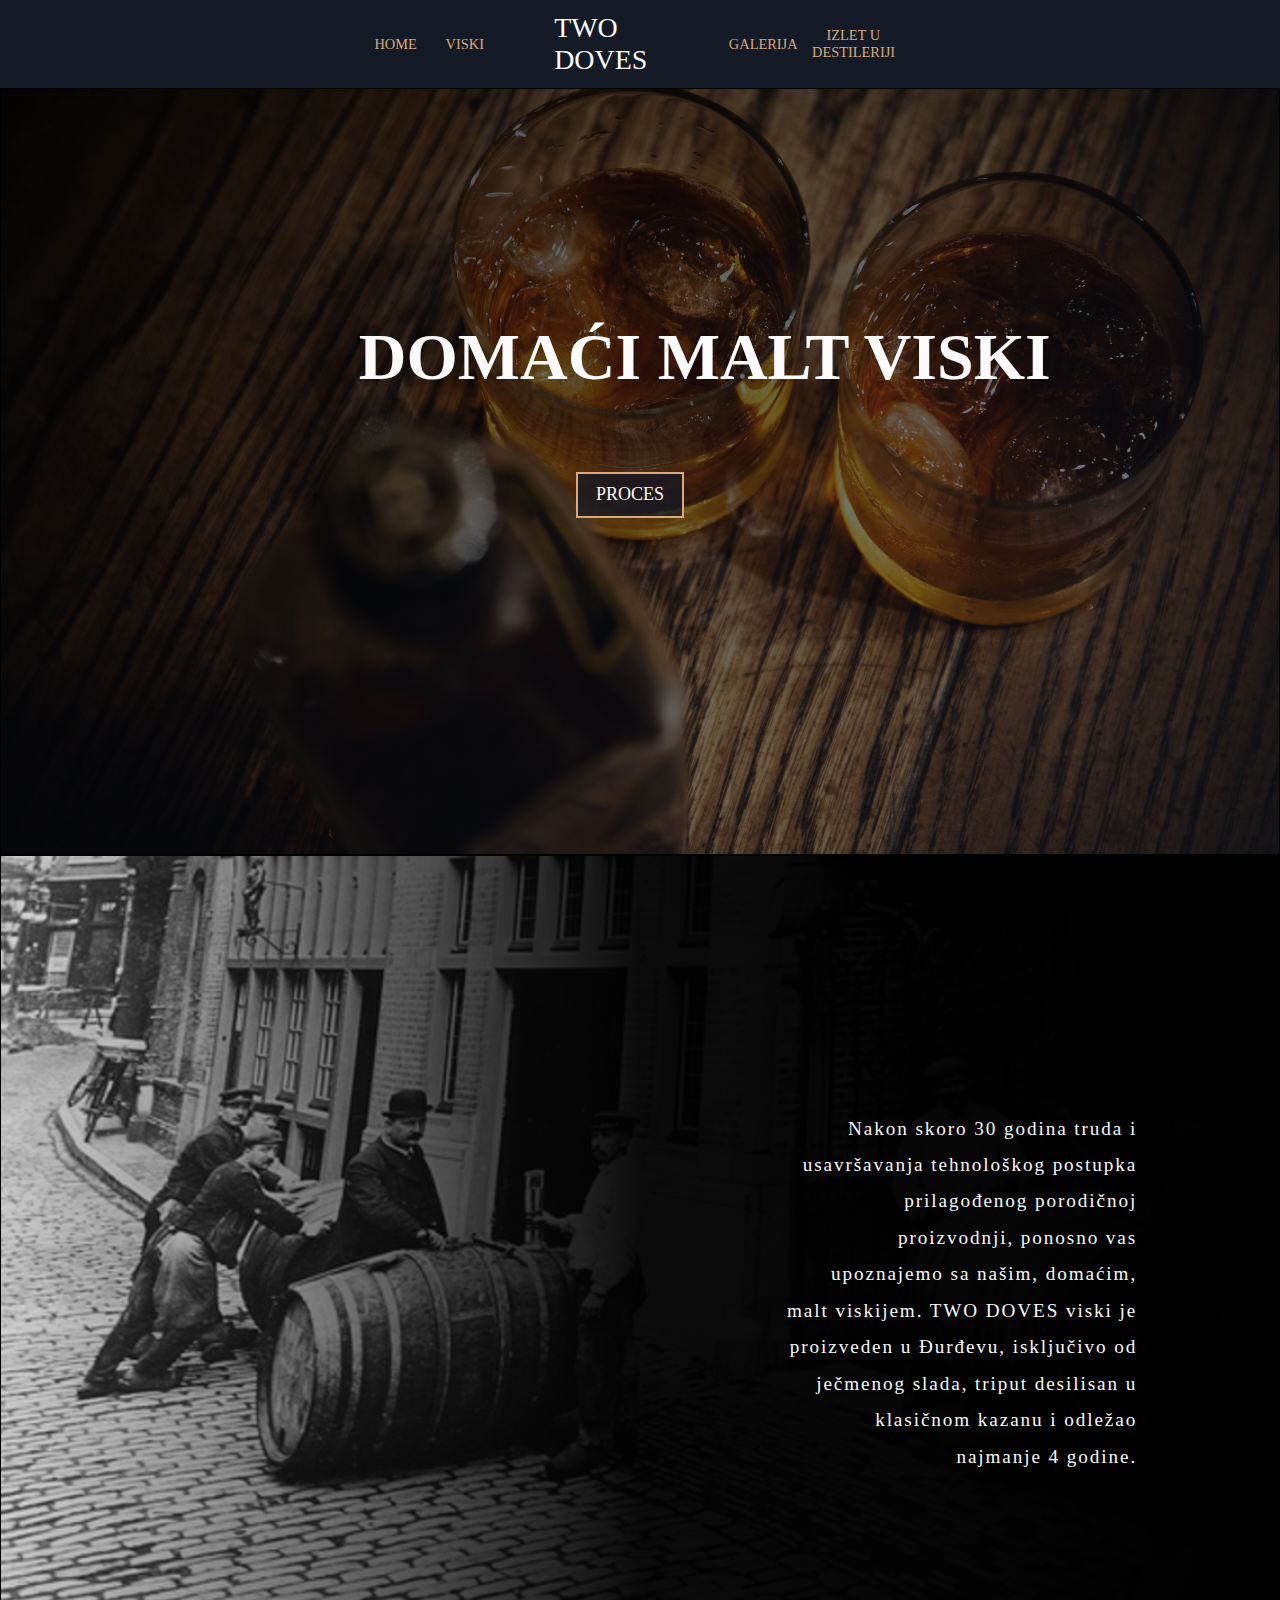
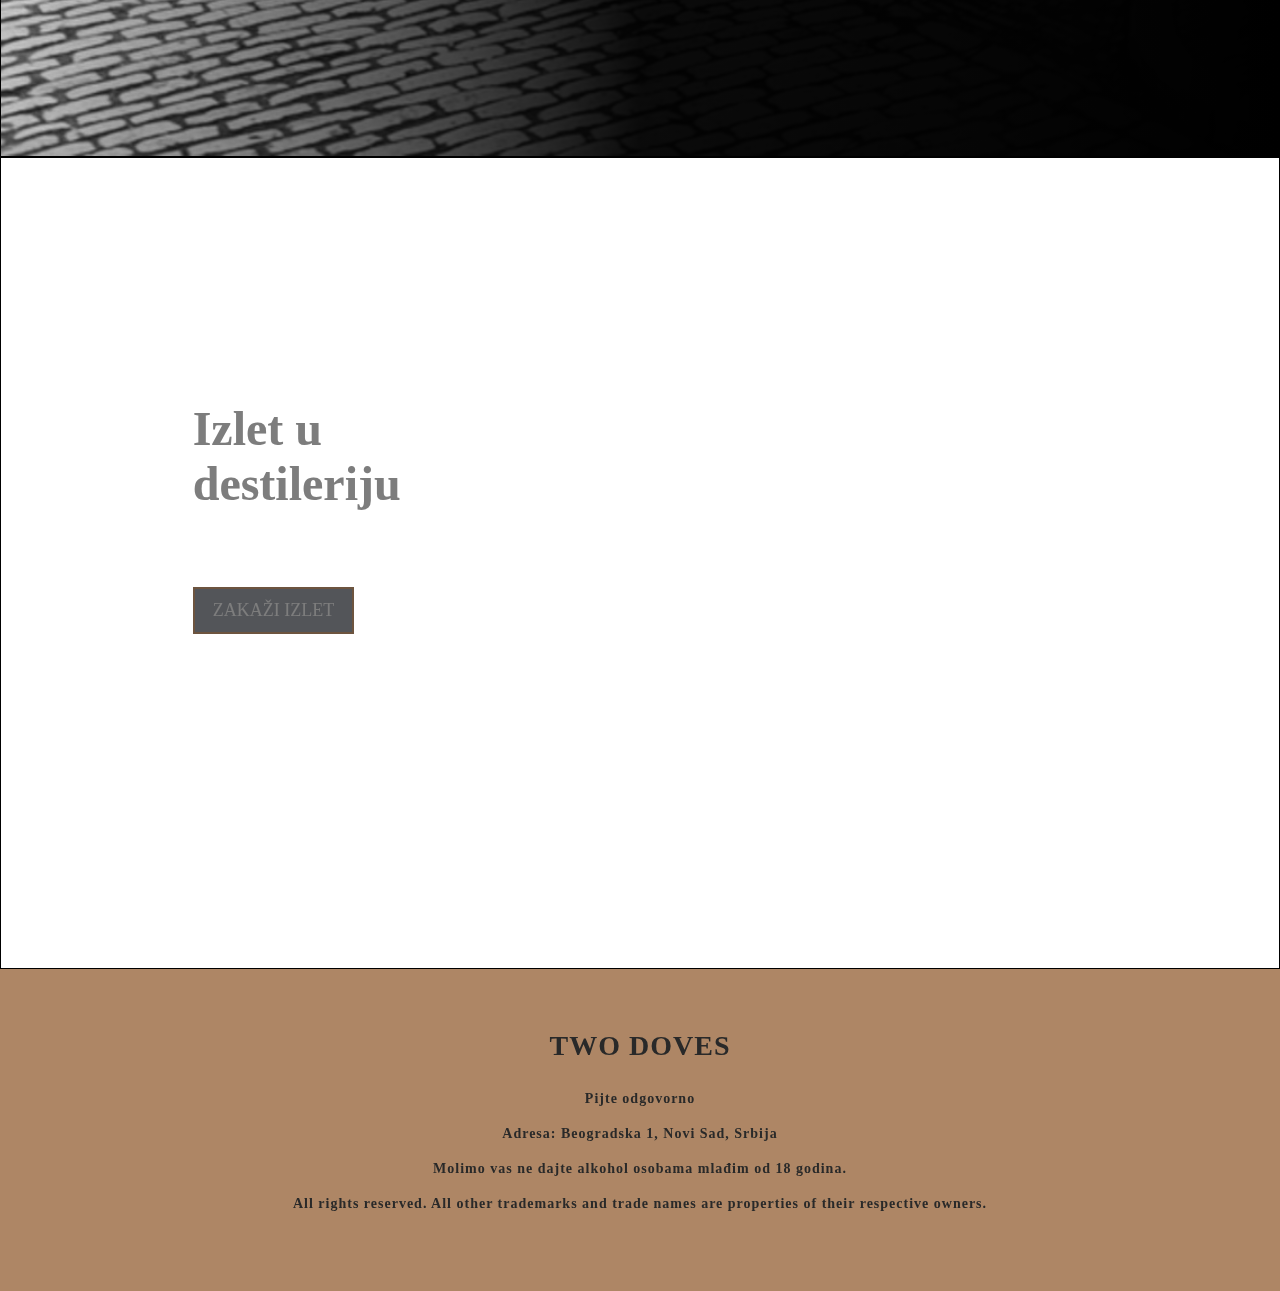
<file: index.html>
<!DOCTYPE html>
<html lang="en">

<head>
    <meta charset="UTF-8">
    <meta name="viewport" content="width=device-width, initial-scale=1.0">
    <meta http-equiv="X-UA-Compatible" content="ie=edge">
    <title>Two Doves Destilerija</title>

    <link href="css/style.css" rel="stylesheet" type="text/css">
</head>

<body>


    <div id="navigation">
        <nav class="navigation__nav">
            <ul class="navigation__list">
                <li><a href="index.html" class="navigation__link">HOME</a></li>
                <li><a href="viski.html" class="navigation__link">VISKI</a></li>
                <li class="navigation__logo">TWO DOVES</li>
                <li><a href="galerija.html" class="navigation__link">GALERIJA</a></li>
                <li><a href="izlet_u_destileriju.html" class="navigation__link">IZLET U DESTILERIJI</a></li>
            </ul>
        </nav>
    </div>


    <header class="header">
        <div class="header__text-box">
            <h1 class="heading__slogan">DOMAĆI MALT VISKI</h1>
            <a href="viski.html" class="header__button">Proces</a>
        </div>
    </header>

    <div class="main">
        <div class="main__text">
            <p>Nakon skoro 30 godina truda i usavršavanja tehnološkog postupka prilagođenog porodičnoj proizvodnji,
                ponosno vas upoznajemo sa našim, domaćim, malt viskijem. TWO DOVES viski je proizveden u Đurđevu,
                isključivo od ječmenog slada, triput desilisan u klasičnom kazanu i odležao najmanje 4 godine.</p>
        </div>
    </div>


    <div class="destillery">
        <div class="destillery__heading">
            <h1 class="destillery__heading__text">Izlet u <br> destileriju</h1>
            <a href="izlet_u_destileriju.html" class="destillery__button">Zakaži izlet</a>
        </div>
    </div>

    <footer class="footer">
        <h1>TWO DOVES</h1>
        <p id="footer__slogan">Pijte odgovorno</p>
        <p id="footer__adresa">Adresa: Beogradska 1, Novi Sad, Srbija</p>
        <p id="footer__molba">Molimo vas ne dajte alkohol osobama mlađim od 18 godina.</p>
        <p id="footer__rightsreserved">All rights reserved. All other trademarks and trade names are properties of their
            respective owners.</p>

    </footer>

</body>

</html>
</file>
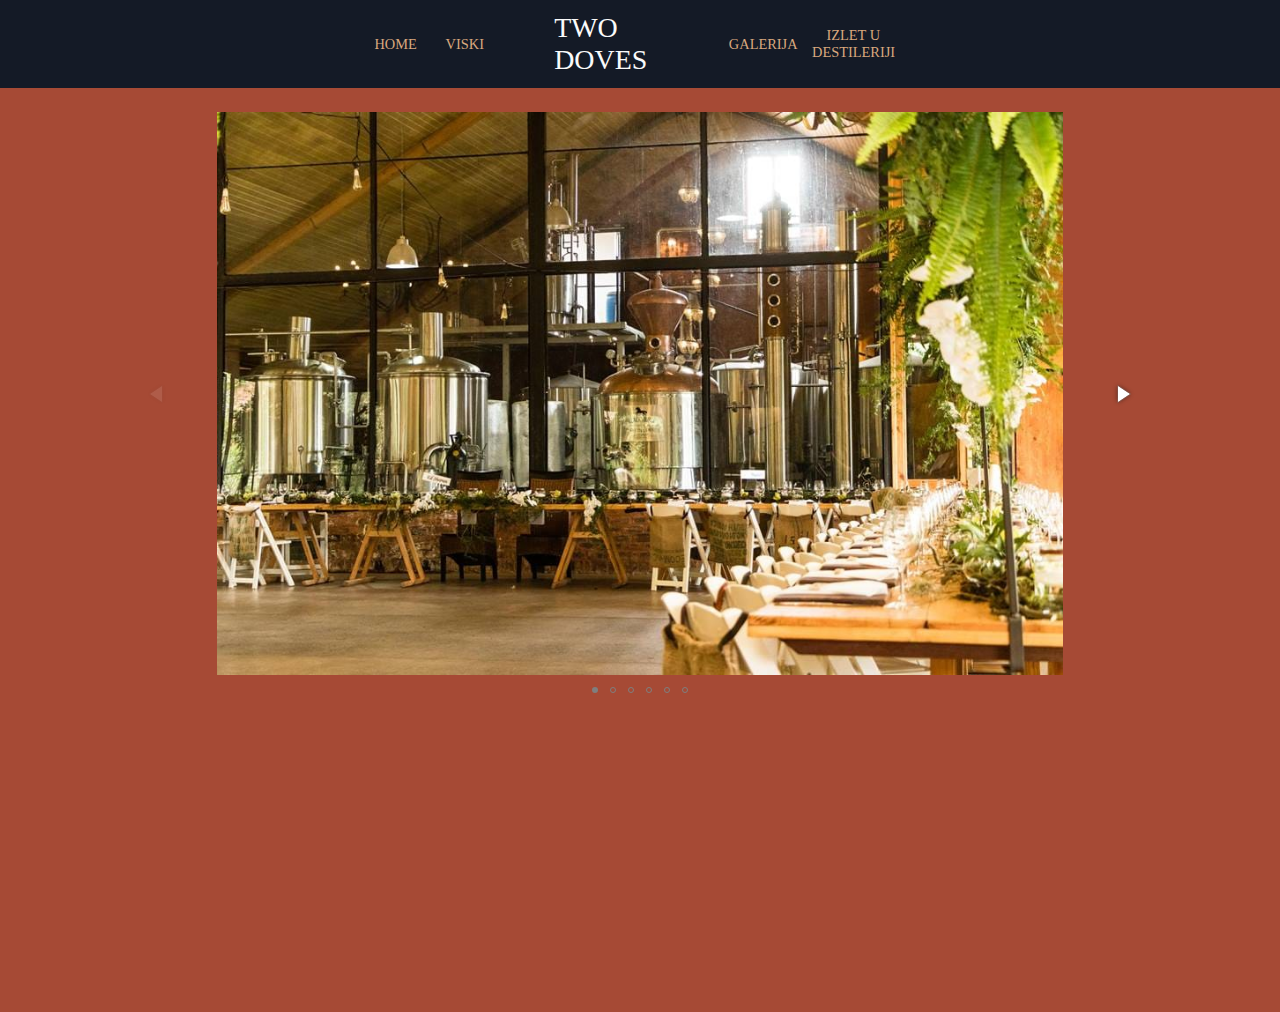
<file: galerija.html>
<!-- <div id="navigation">
        <nav class="navigation__nav">
            <ul class="navigation__list">
                <li><a href="index.html" class="navigation__link">HOME</a></li>
                <li><a href="viski.html" class="navigation__link">VISKI</a></li>
                <li class="navigation__logo">TWO DOVES</li>
                <li><a href="#" class="navigation__link">GALERIJA</a></li>
                <li><a href="#" class="navigation__link">IZLET U DESTILERIJI</a></li>
            </ul>
        </nav>
    </div>

    <div id="gallery_background">


    </div> -->



<!DOCTYPE html>
<html>

<head>
    <title>Galerija</title>
    <meta charset="utf-8">
    <meta name="viewport" content="width=device-width">
    <script src="https://ajax.googleapis.com/ajax/libs/jquery/3.4.1/jquery.min.js"></script>
    <!-- jQuery -->
    <script src="http://code.jquery.com/jquery-1.10.2.min.js"></script>
    <script src="https://ajax.googleapis.com/ajax/libs/jquery/1.12.4/jquery.min.js"></script>
    <!-- Fotorama -->
    <link href="fotorama-4.6.2/fotorama-4.6.2/fotorama.css" rel="stylesheet">
    <link href="css/style.css" rel="stylesheet">
    <link href="css/style_galerija.css" rel="stylesheet">

</head>

<body>

    <div id="navigation">
        <nav class="navigation__nav">
            <ul class="navigation__list">
                <li><a href="index.html" class="navigation__link">HOME</a></li>
                <li><a href="viski.html" class="navigation__link">VISKI</a></li>
                <li class="navigation__logo">TWO DOVES</li>
                <li><a href="galerija.html" class="navigation__link">GALERIJA</a></li>
                <li><a href="izlet_u_destileriju.html" class="navigation__link">IZLET U DESTILERIJI</a></li>
            </ul>
        </nav>
    </div>
    <!-- Fotorama -->
    <div id="gallery_background">
        <div class="fotorama" data-width="1000" data-ratio="16/9" data-max-width="100%">
            
            <img src="img/pic6.jpg">
            <img src="img/pic5.jpg">
            <img src="img/pic3.jpg">
            <img src="img/pic1.jpg">
            <img src="img/pic4.jpg">
            <img src="img/pic2.jpg">

            <!-- <img src="img/IMG_4702.JPG">
            <img src="img/1001 (2).JPG">
            <img src="img/1077.JPG">
            <img src="img/1083.JPG">
            <img src="img/1142.JPG">
            <img src="img/615.JPG">
            <img src="img/735.JPG">
            <img src="img/763.JPG"> -->

        </div>
    </div>
    <script src="fotorama-4.6.2/fotorama-4.6.2/fotorama.js"></script>
</body>

</html>
</file>
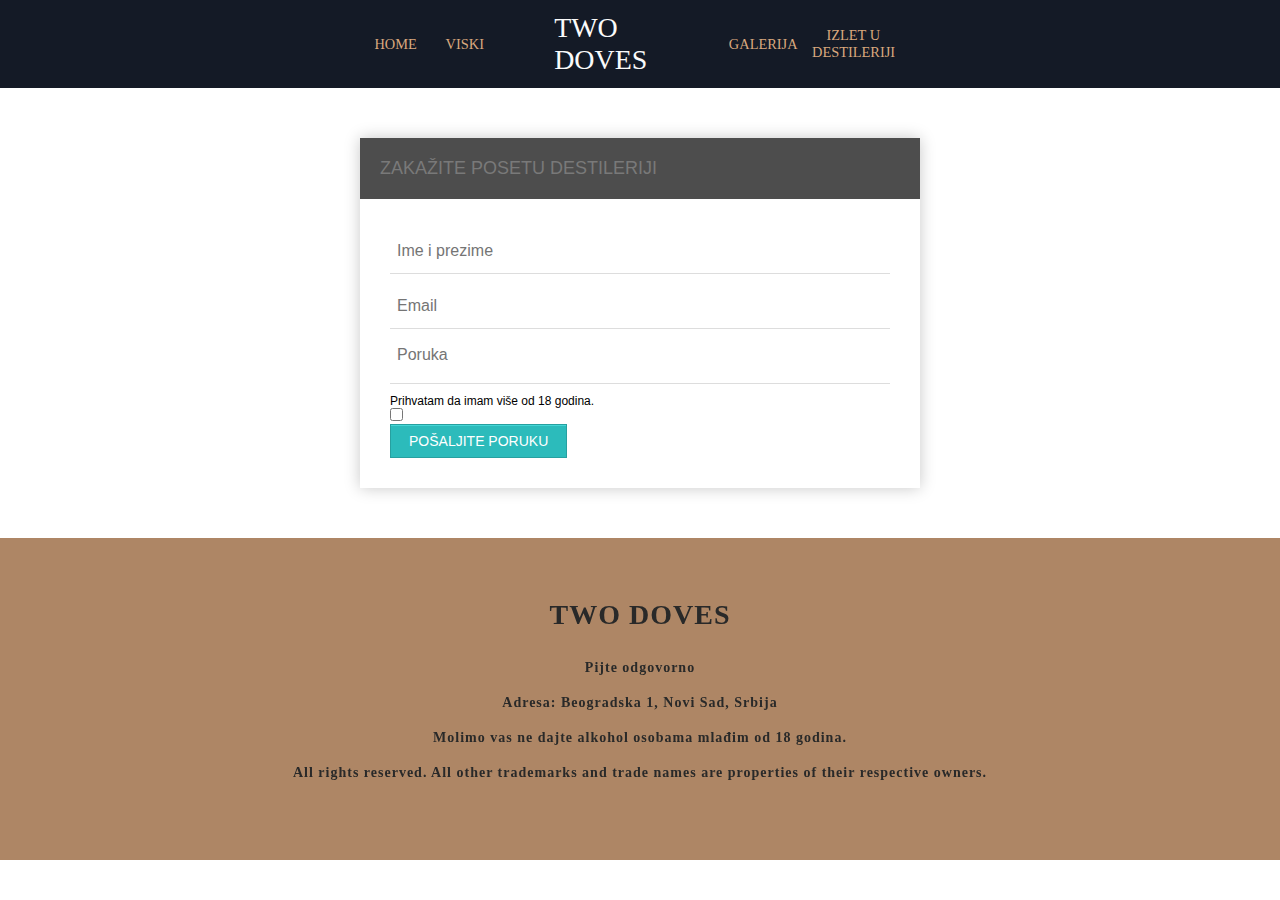
<file: izlet_u_destileriju.html>
<!DOCTYPE html>
<html lang="en">

<head>
    <meta charset="UTF-8">
    <meta name="viewport" content="width=device-width, initial-scale=1.0">
    <meta http-equiv="X-UA-Compatible" content="ie=edge">
    <link rel="stylesheet" type="text/css" href="css/stylecontact.css">
    <link rel="stylesheet" type="text/css" href="css/style.css">
    <title>Kontakt</title>
</head>

<body>
    <div id="navigation">
        <nav class="navigation__nav">
            <ul class="navigation__list">
                <li><a href="index.html" class="navigation__link">HOME</a></li>
                <li><a href="viski.html" class="navigation__link">VISKI</a></li>
                <li class="navigation__logo">TWO DOVES</li>
                <li><a href="galerija.html" class="navigation__link">GALERIJA</a></li>
                <li><a href="izlet_u_destileriju.html" class="navigation__link">IZLET U DESTILERIJI</a></li>
            </ul>
        </nav>
    </div>

    <div class="form">
        <h2>Zakažite posetu destileriji</h2>
        <form>
            <input type="text" name="field1" placeholder="Ime i prezime" />
            <input type="email" name="field2" placeholder="Email" />
            <textarea placeholder="Poruka" onkeyup="adjust_textarea(this)"></textarea>
            <label for="checkbox">Prihvatam da imam više od 18 godina.</label><br>
            <input id="checkbox" type="checkbox" name="email"><br>
            <input type="button" value="Pošaljite poruku" />
        </form>
    </div>


    <footer class="footer">
        <h1>TWO DOVES</h1>
        <p id="footer__slogan">Pijte odgovorno</p>
        <p id="footer__adresa">Adresa: Beogradska 1, Novi Sad, Srbija</p>
        <p id="footer__molba">Molimo vas ne dajte alkohol osobama mlađim od 18 godina.</p>
        <p id="footer__rightsreserved">All rights reserved. All other trademarks and trade names are properties of their
            respective owners.</p>

    </footer>
    <script src="js/script.js"></script>
</body>

</html>
</file>
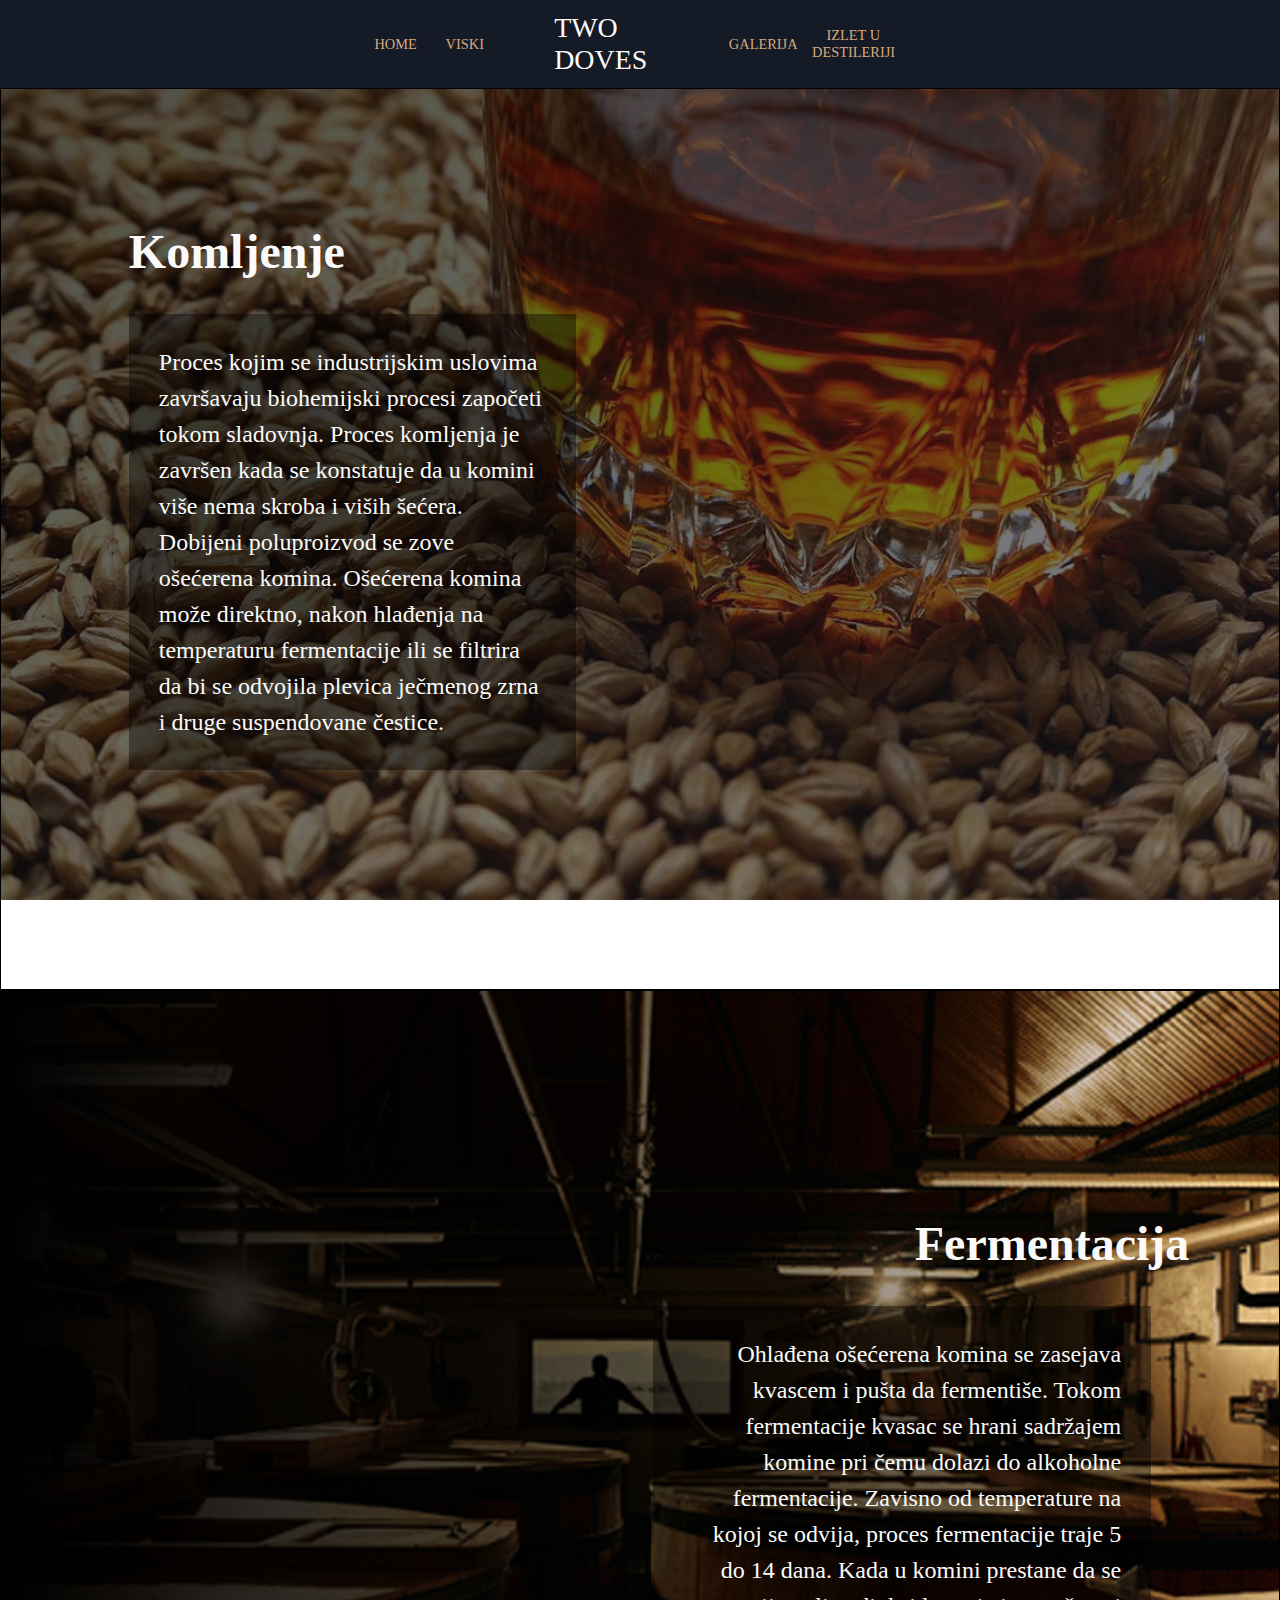
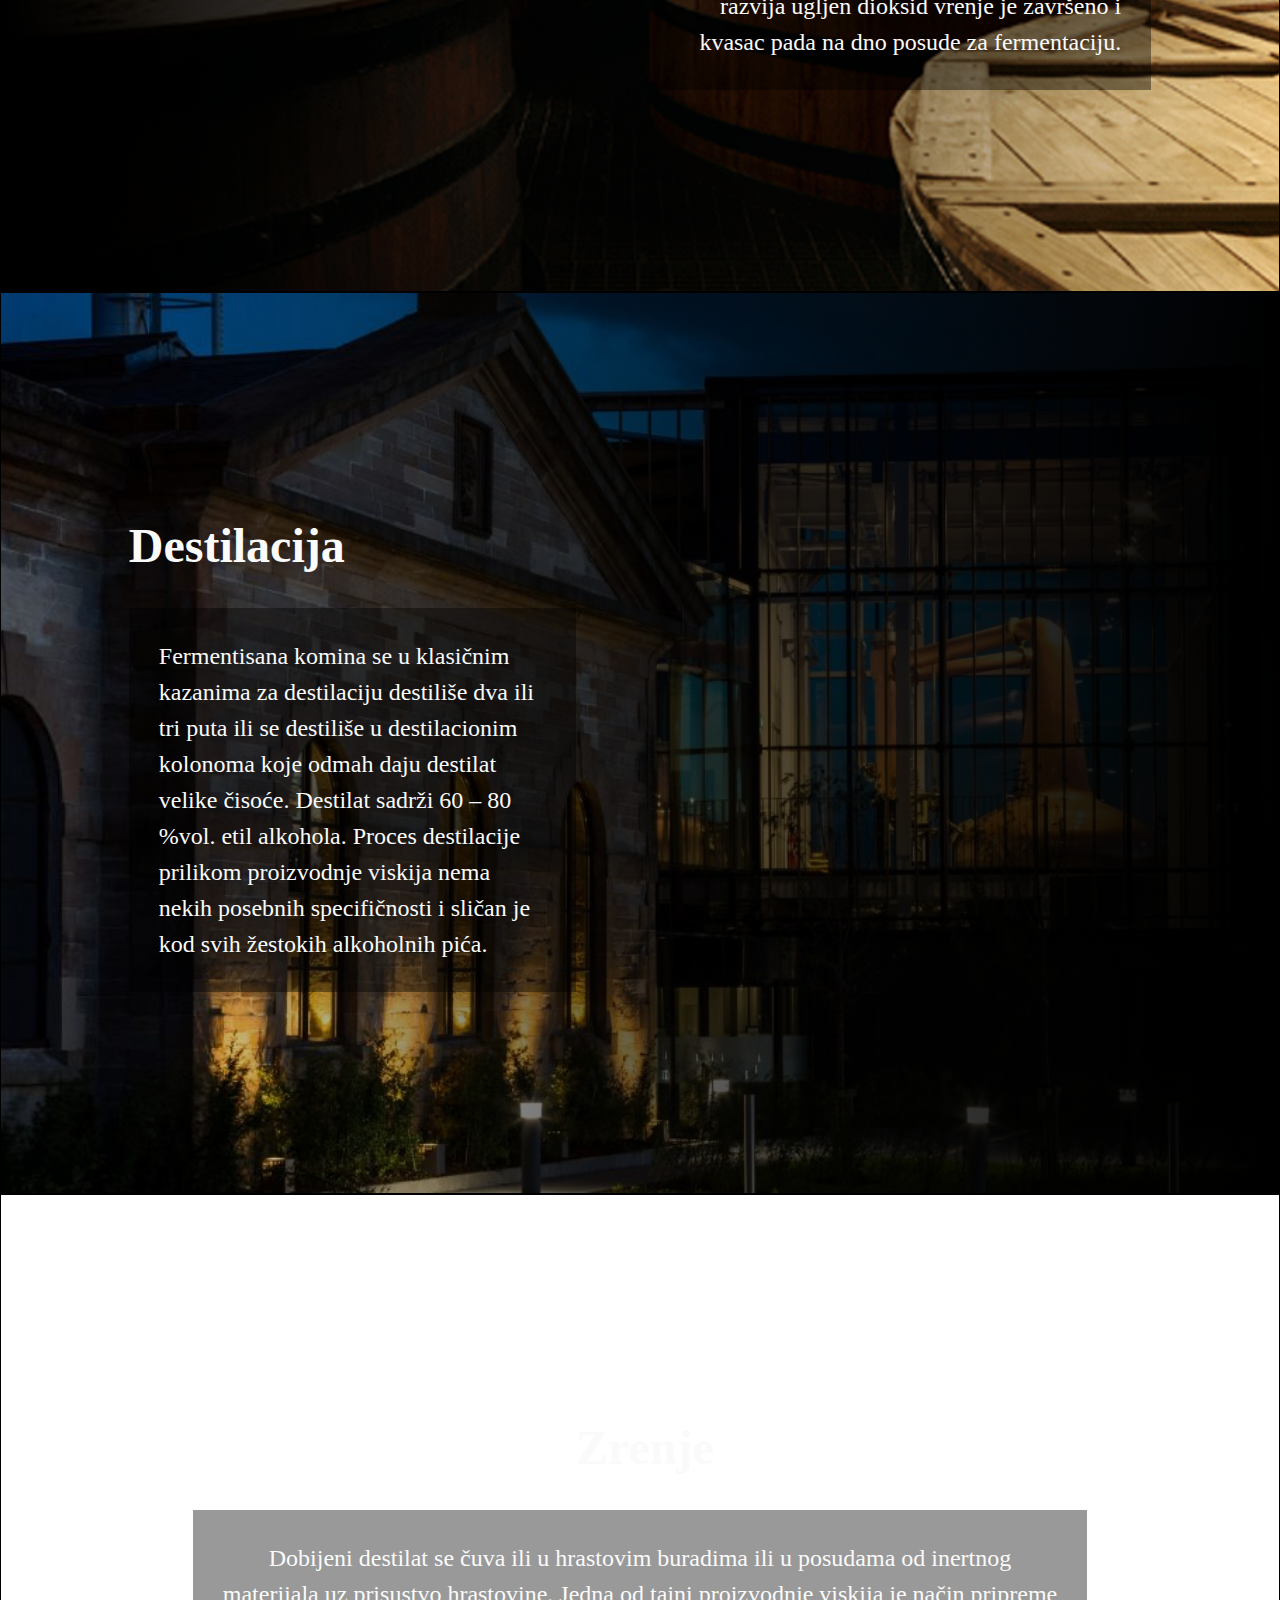
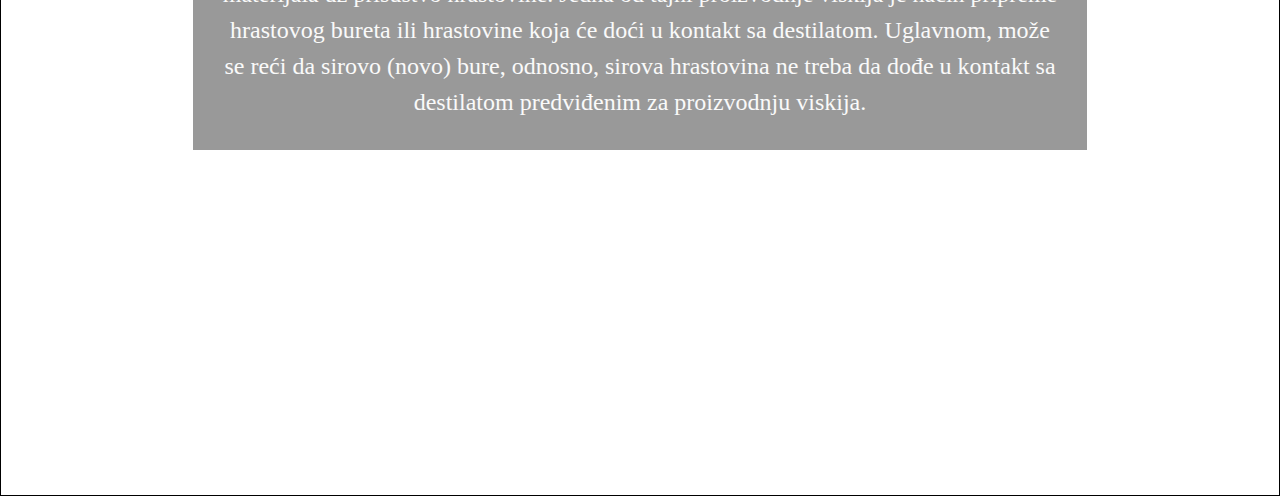
<file: viski.html>
<html lang="en">

<head>
    <meta charset="UTF-8">
    <meta name="viewport" content="width=device-width, initial-scale=1.0">
    <meta http-equiv="X-UA-Compatible" content="ie=edge">
    <title>Two Doves Destilerija - Viski</title>
    <link href="css/style.css" rel="stylesheet" type="text/css">
</head>

<body>

    <div id="navigation">
        <nav class="navigation__nav">
            <ul class="navigation__list">
                <li><a href="index.html" class="navigation__link">HOME</a></li>
                <li><a href="viski.html" class="navigation__link">VISKI</a></li>
                <li class="navigation__logo">TWO DOVES</li>
                <li><a href="galerija.html" class="navigation__link">GALERIJA</a></li>
                <li><a href="izlet_u_destileriju.html" class="navigation__link">IZLET U DESTILERIJI</a></li>
            </ul>
        </nav>
    </div>


    <div class="main1">
        <div class="main1__text">
            <h1 id="heading1">Komljenje</h1>
            <div id="paragpraph1">
                <p>
                    Proces kojim se industrijskim uslovima završavaju biohemijski procesi započeti tokom sladovnja.
                    Proces komljenja je završen kada se konstatuje da u komini više nema skroba i viših šećera.
                    Dobijeni poluproizvod se zove ošećerena komina.
                    Ošećerena komina može direktno, nakon hlađenja na temperaturu fermentacije ili se filtrira da bi se
                    odvojila plevica ječmenog zrna i druge suspendovane čestice.<br>
                </p>
            </div>

        </div>
    </div>

    <div class="main2">
        <div class="main2__text">
            <h1 id="heading2">Fermentacija</h1>
            <div id="paragpraph2">
                <p>
                        Ohlađena ošećerena komina se zasejava kvascem i pušta da fermentiše. Tokom fermentacije kvasac se hrani sadržajem
                        komine pri čemu dolazi do alkoholne fermentacije.
                        Zavisno od temperature na kojoj se odvija, proces fermentacije traje 5 do 14 dana.
                        Kada u komini prestane da se razvija ugljen dioksid vrenje je završeno i kvasac pada na dno posude za fermentaciju.
                </p>
            </div>

        </div>
    </div>

    <div class="main3">
        <div class="main3__text">
            <h1 id="heading3">Destilacija</h1>
            <p id="paragpraph3">Fermentisana komina se u klasičnim kazanima za destilaciju destiliše dva ili tri puta ili
                se destiliše u destilacionim kolonoma koje odmah daju destilat velike čisoće.
                Destilat sadrži 60 – 80 %vol. etil alkohola. Proces destilacije prilikom proizvodnje viskija nema nekih posebnih specifičnosti i
                sličan je kod svih žestokih alkoholnih pića.</p>
            
            </div>
    </div>

    <div class="main4">
        <div class="main4__text">
            <h1 id="heading4">Zrenje</h1>
            <p id="paragpraph4">Dobijeni destilat se čuva ili u hrastovim buradima ili u posudama od inertnog materijala uz prisustvo hrastovine.
                Jedna od tajni proizvodnje viskija je način pripreme hrastovog bureta ili hrastovine koja će doći u kontakt sa destilatom.
                Uglavnom, može se reći da sirovo (novo) bure, odnosno, sirova hrastovina ne treba da dođe u kontakt sa destilatom predviđenim za proizvodnju viskija.
            </p>
        </div>
    </div>
</body>

</html>
</file>
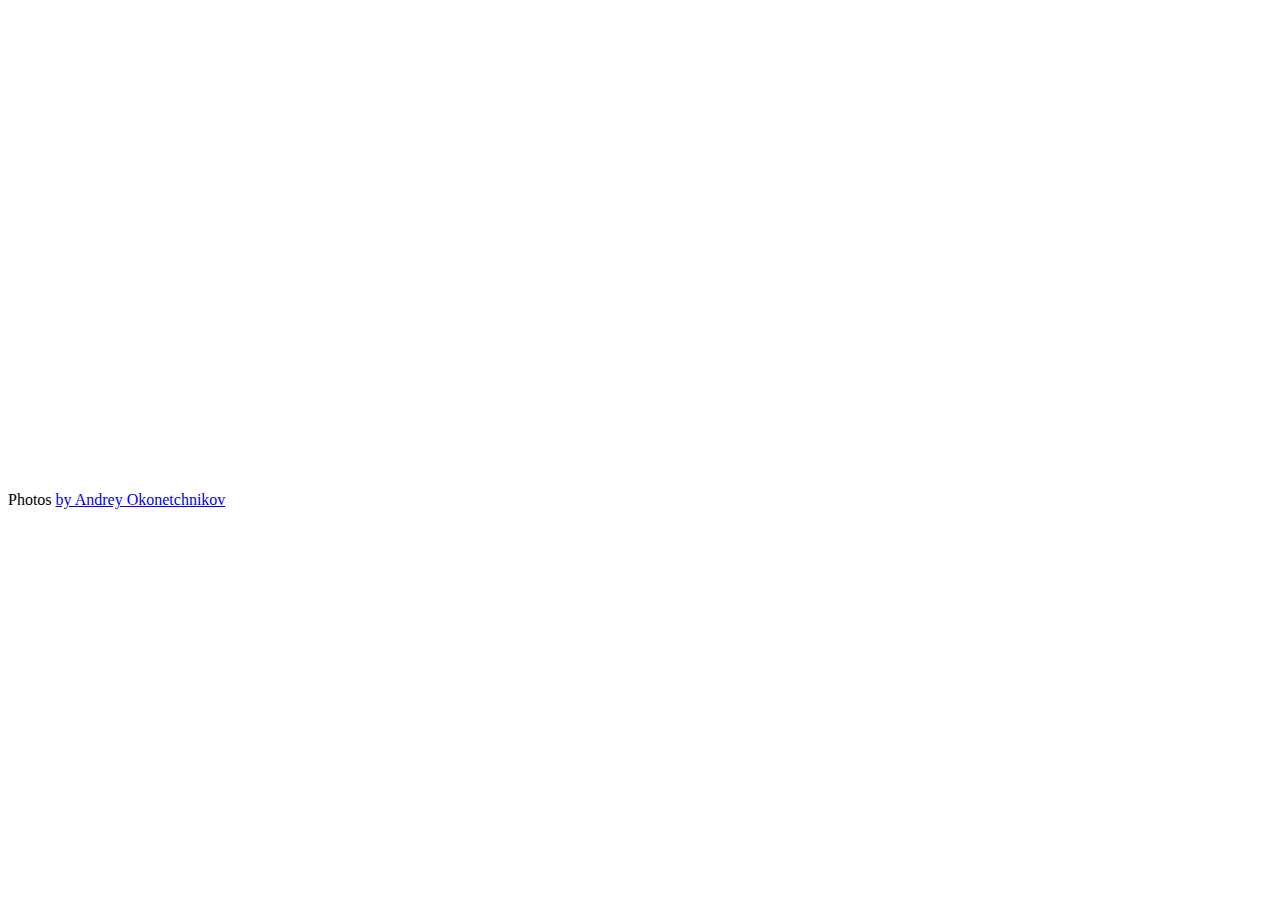
<file: fotorama-4.6.2/fotorama-4.6.2/example.html>
<!DOCTYPE html>
<html>
<head>
  <title>Basic fotorama</title>
  <meta charset="utf-8">
  <meta name="viewport" content="width=device-width">

  <!-- jQuery -->
  <script src="http://code.jquery.com/jquery-1.10.2.min.js"></script>

  <!-- Fotorama -->
  <link href="fotorama.css" rel="stylesheet">
  <script src="fotorama.js"></script>

  <!-- Just don’t want to repeat this prefix in every img[src] -->
  <base href="http://s.fotorama.io/okonechnikov/">
</head>

<body>

<!-- Fotorama -->
<div class="fotorama" data-width="700" data-ratio="700/467" data-max-width="100%">
  <img src="1-lo.jpg">
  <img src="2-lo.jpg">
  <img src="9-lo.jpg">
  <img src="6-lo.jpg">
  <img src="5-lo.jpg">
</div>

<!-- © -->
<p>Photos <a href="http://okonet.ru/">by Andrey Okonetchnikov</a></p>
</body>
</html>
</file>
<file: css/style.css>
* {
    margin: 0;
    padding: 0;
    
}

body{
    font-size: 12px;
}


#navigation {
    padding: 1em 30em 1em 30em;
    background-color: #141A26;
    color:#FAFAFA;
}

.navigation__nav {
    font-size: 1.2em;
}

.navigation__list {
    display: flex;
    justify-content: center;
    align-items: center;
    list-style: none;
    justify-content: space-between;
}

.navigation__link {
    text-decoration: none;
    color: #D9A87E;
    margin-right: 1em;
    margin-left: 1em;
    
}

.navigation__logo {
    margin: 0 2em 0 2em;
    font-size: 1.94em;
}




.header {
    height: 85vh;
    background-image: linear-gradient( 
        to right bottom,
     rgba(0,0,0, 0.7), 
     rgba(20,26,38, 0.5)),
        url("../img/whiskey.jpg");  
    background-size: cover;
    background-position: top;
    position: relative;
    border: 1px solid black;
    background-attachment: fixed;
}


.heading__slogan {
    position: absolute;
    top: 30%;
    left: 28%;
    text-align: center;
    color: #FAFAFA;
    font-size: 5.5em;
}

.header__button{
    position: absolute;
    top: 50%;
    left: 45%;
    text-align: center;
    color: #FAFAFA;
    font-size: 1.5em;
    background-color: rgba(20,26,38, 0.7);
    text-decoration: none;
    padding: 0.6em 1em;
    text-transform: uppercase;
    border: 2px solid #D9A87E;
    transition: 0.8s;
}

.header__button:hover {
    background-color: #D9A87E;
    color: #141A26;
    font-weight: 700;
}


.main {
    height: 100vh;
    background-image: linear-gradient(
        to left, rgb(0,0,0), rgba(0,0,0, 0.95) 50%, rgba(0,0,0,0)),  
        url("../img/workers.jpg");  
    background-size: cover;
    background-position: top;
    position: relative;
    border: 1px solid black;
}

.main__text{
    color: #fafafa;
    top: 27%;
    left: 60%;
    right: 9.6%;
    font-size: 1.6em;
    position: absolute;
    padding: 0.6em 1em;
    text-align: right;
    line-height: 1.9;
    letter-spacing: 1.9px;
}


.destillery {
    height: 90vh;
    background-image: linear-gradient(
        to right, rgb(0,0,0), rgba(0,0,0, 0.95) 40%, rgba(0,0,0,0)),  
        url("../img/destilety.jpg");  
    background-size: cover;
    background-position: top;
    position: relative;
    filter: brightness(50%);
    border: 1px solid black;
    background-attachment: fixed;
}


.destillery__button{
    position: absolute;
    top: 53%;
    left: 15%;
    text-align: center;
    color: #FAFAFA;
    font-size: 1.5em;
    background-color: rgba(20,26,38, 0.7);
    text-decoration: none;
    padding: 0.6em 1em;
    text-transform: uppercase;
    border: 2px solid #D9A87E;
    transition: 0.8s;
}

.destillery__button:hover {
    background-color: #D9A87E;
    color: #141A26;
    font-weight: 700;
}


.destillery__heading__text {
    color: #fafafa;
    position: absolute;
    top: 30%;
    left: 15%;
    font-size: 4em;
}

.footer {
    background-color: #D9A87E;
    color: #333333;
    text-align: center;
    line-height: 2.5;
    letter-spacing: 1px;
    padding-bottom: 5em;
    padding-top: 3em;
    filter: brightness(80%);
    font-weight: 600;
    font-size: 14px;
}

.main1 {
    height: 100vh;
    background-image: linear-gradient(
    to right bottom,
    rgba(0,0,0, 0.7), 
    rgba(20,26,38, 0.5)),  
        url("../img/komnjenje.jpg");  
    background-size: cover;
    background-position: top;
    position: relative;
    border: 1px solid black;
    background-attachment: fixed;
}

.main2 {
    height: 100vh;
    background-image: linear-gradient(
        to right, rgb(0,0,0), rgba(0,0,0, 0.6) 50%, rgba(0,0,0,0)),  
        url("../img/fermentacija.jpg");  
    background-size: cover;
    background-position: top;
    position: relative;
    border: 1px solid black;
}

.main3 {
    height: 100vh;
    background-image: linear-gradient(
        to left, rgb(0,0,0), rgba(0,0,0, 0.6) 50%, rgba(0,0,0,0)),  
        url("../img/destilacija.jpg");  
    background-size: cover;
    background-position: top;
    position: relative;
    border: 1px solid black;
}

.main4 {
    height: 100vh;
    background-image: linear-gradient(
        to right, rgb(0,0,0), rgba(0,0,0, 0.6) 50%, rgba(0,0,0,0)),url("../img/maturation.jpg");  
    background-size: cover;
    background-position: top;
    position: relative;
    border: 1px solid black;
    background-attachment: fixed;
}

/* ************************************* */


#heading1 {
    position: absolute;
    font-size: 4em;
    color: #FAFAFA;
    top: 15%;
    left: 10%;
}

#paragpraph1 {
    position: absolute;
    color: #FAFAFA;
    top: 25%;
    left: 10%;
    right: 55%;
    text-align: left;
    font-size: 2em;
    line-height: 1.5;
    background-color: rgba(0,0,0, 0.4);
    padding: 30px;
}

/* ************************************* */
#heading2 {
    position: absolute;
    font-size: 4em;
    color: #FAFAFA;
    top: 25%;
    left: 71.5%;  
}

#paragpraph2 {
    position: absolute;
    color: #FAFAFA;
    top: 35%;
    left: 51%;
    right: 10%;
    text-align: right;
    font-size: 2em;
    line-height: 1.5;
    background-color: rgba(0,0,0, 0.4);
    padding: 30px;
}

/* ************************************* */

#heading3 {
    position: absolute;
    font-size: 4em;
    color: #FAFAFA;
    top: 25%;
    left: 10%; 
}

#paragpraph3 {
    position: absolute;
    color: #FAFAFA;
    top: 35%;
    left: 10%;
    right: 55%;
    text-align: left;
    font-size: 2em;
    line-height: 1.5;
    background-color: rgba(0,0,0, 0.4);
    padding: 30px;
}
/* ************************************* */

#heading4 {
    position: absolute;
    font-size: 4em;
    color: #FAFAFA;
    top: 25%;
    left: 45%;  
}

#paragpraph4 {
    position: absolute;
    color: #FAFAFA;
    top: 35%;
    left: 15%;
    right: 15%;
    text-align: center;
    font-size: 2em;
    line-height: 1.5;
    background-color: rgba(0,0,0, 0.4);
    padding: 30px;
}
</file>
<file: fotorama-4.6.2/fotorama-4.6.2/fotorama.css>
/*!
 * Fotorama 4.6.2 | http://fotorama.io/license/
 */
.fotorama__arr:focus:after,.fotorama__fullscreen-icon:focus:after,.fotorama__html,.fotorama__img,.fotorama__nav__frame:focus .fotorama__dot:after,.fotorama__nav__frame:focus .fotorama__thumb:after,.fotorama__stage__frame,.fotorama__stage__shaft,.fotorama__video iframe{position:absolute;width:100%;height:100%;top:0;right:0;left:0;bottom:0}.fotorama--fullscreen,.fotorama__img{max-width:99999px!important;max-height:99999px!important;min-width:0!important;min-height:0!important;border-radius:0!important;box-shadow:none!important;padding:0!important}.fotorama__wrap .fotorama__grab{cursor:move;cursor:-webkit-grab;cursor:-o-grab;cursor:-ms-grab;cursor:grab}.fotorama__grabbing *{cursor:move;cursor:-webkit-grabbing;cursor:-o-grabbing;cursor:-ms-grabbing;cursor:grabbing}.fotorama__spinner{position:absolute!important;top:50%!important;left:50%!important}.fotorama__wrap--css3 .fotorama__arr,.fotorama__wrap--css3 .fotorama__fullscreen-icon,.fotorama__wrap--css3 .fotorama__nav__shaft,.fotorama__wrap--css3 .fotorama__stage__shaft,.fotorama__wrap--css3 .fotorama__thumb-border,.fotorama__wrap--css3 .fotorama__video-close,.fotorama__wrap--css3 .fotorama__video-play{-webkit-transform:translate3d(0,0,0);transform:translate3d(0,0,0)}.fotorama__caption,.fotorama__nav:after,.fotorama__nav:before,.fotorama__stage:after,.fotorama__stage:before,.fotorama__wrap--css3 .fotorama__html,.fotorama__wrap--css3 .fotorama__nav,.fotorama__wrap--css3 .fotorama__spinner,.fotorama__wrap--css3 .fotorama__stage,.fotorama__wrap--css3 .fotorama__stage .fotorama__img,.fotorama__wrap--css3 .fotorama__stage__frame{-webkit-transform:translateZ(0);transform:translateZ(0)}.fotorama__arr:focus,.fotorama__fullscreen-icon:focus,.fotorama__nav__frame{outline:0}.fotorama__arr:focus:after,.fotorama__fullscreen-icon:focus:after,.fotorama__nav__frame:focus .fotorama__dot:after,.fotorama__nav__frame:focus .fotorama__thumb:after{content:'';border-radius:inherit;background-color:rgba(0,175,234,.5)}.fotorama__wrap--video .fotorama__stage,.fotorama__wrap--video .fotorama__stage__frame--video,.fotorama__wrap--video .fotorama__stage__frame--video .fotorama__html,.fotorama__wrap--video .fotorama__stage__frame--video .fotorama__img,.fotorama__wrap--video .fotorama__stage__shaft{-webkit-transform:none!important;transform:none!important}.fotorama__wrap--css3 .fotorama__nav__shaft,.fotorama__wrap--css3 .fotorama__stage__shaft,.fotorama__wrap--css3 .fotorama__thumb-border{transition-property:-webkit-transform,width;transition-property:transform,width;transition-timing-function:cubic-bezier(0.1,0,.25,1);transition-duration:0ms}.fotorama__arr,.fotorama__fullscreen-icon,.fotorama__no-select,.fotorama__video-close,.fotorama__video-play,.fotorama__wrap{-webkit-user-select:none;-moz-user-select:none;-ms-user-select:none;user-select:none}.fotorama__select{-webkit-user-select:text;-moz-user-select:text;-ms-user-select:text;user-select:text}.fotorama__nav,.fotorama__nav__frame{margin:auto;padding:0}.fotorama__caption__wrap,.fotorama__nav__frame,.fotorama__nav__shaft{-moz-box-orient:vertical;display:inline-block;vertical-align:middle;*display:inline;*zoom:1}.fotorama__wrap *{box-sizing:content-box}.fotorama__caption__wrap{box-sizing:border-box}.fotorama--hidden,.fotorama__load{position:absolute;left:-99999px;top:-99999px;z-index:-1}.fotorama__arr,.fotorama__fullscreen-icon,.fotorama__nav,.fotorama__nav__frame,.fotorama__nav__shaft,.fotorama__stage__frame,.fotorama__stage__shaft,.fotorama__video-close,.fotorama__video-play{-webkit-tap-highlight-color:transparent}.fotorama__arr,.fotorama__fullscreen-icon,.fotorama__video-close,.fotorama__video-play{background:url(fotorama.png) no-repeat}@media (-webkit-min-device-pixel-ratio:1.5),(min-resolution:2dppx){.fotorama__arr,.fotorama__fullscreen-icon,.fotorama__video-close,.fotorama__video-play{background:url(fotorama@2x.png) no-repeat;background-size:96px 160px}}.fotorama__thumb{background-color:#7f7f7f;background-color:rgba(127,127,127,.2)}@media print{.fotorama__arr,.fotorama__fullscreen-icon,.fotorama__thumb-border,.fotorama__video-close,.fotorama__video-play{background:none!important}}.fotorama{min-width:1px;overflow:hidden}.fotorama:not(.fotorama--unobtrusive)>:not(:first-child){display:none}.fullscreen{width:100%!important;height:100%!important;max-width:100%!important;max-height:100%!important;margin:0!important;padding:0!important;overflow:hidden!important;background:#000}.fotorama--fullscreen{position:absolute!important;top:0!important;left:0!important;right:0!important;bottom:0!important;float:none!important;z-index:2147483647!important;background:#000;width:100%!important;height:100%!important;margin:0!important}.fotorama--fullscreen .fotorama__nav,.fotorama--fullscreen .fotorama__stage{background:#000}.fotorama__wrap{-webkit-text-size-adjust:100%;position:relative;direction:ltr;z-index:0}.fotorama__wrap--rtl .fotorama__stage__frame{direction:rtl}.fotorama__nav,.fotorama__stage{overflow:hidden;position:relative;max-width:100%}.fotorama__wrap--pan-y{-ms-touch-action:pan-y}.fotorama__wrap .fotorama__pointer{cursor:pointer}.fotorama__wrap--slide .fotorama__stage__frame{opacity:1!important}.fotorama__stage__frame{overflow:hidden}.fotorama__stage__frame.fotorama__active{z-index:8}.fotorama__wrap--fade .fotorama__stage__frame{display:none}.fotorama__wrap--fade .fotorama__fade-front,.fotorama__wrap--fade .fotorama__fade-rear,.fotorama__wrap--fade .fotorama__stage__frame.fotorama__active{display:block;left:0;top:0}.fotorama__wrap--fade .fotorama__fade-front{z-index:8}.fotorama__wrap--fade .fotorama__fade-rear{z-index:7}.fotorama__wrap--fade .fotorama__fade-rear.fotorama__active{z-index:9}.fotorama__wrap--fade .fotorama__stage .fotorama__shadow{display:none}.fotorama__img{-ms-filter:"alpha(Opacity=0)";filter:alpha(opacity=0);opacity:0;border:none!important}.fotorama__error .fotorama__img,.fotorama__loaded .fotorama__img{-ms-filter:"alpha(Opacity=100)";filter:alpha(opacity=100);opacity:1}.fotorama--fullscreen .fotorama__loaded--full .fotorama__img,.fotorama__img--full{display:none}.fotorama--fullscreen .fotorama__loaded--full .fotorama__img--full{display:block}.fotorama__wrap--only-active .fotorama__nav,.fotorama__wrap--only-active .fotorama__stage{max-width:99999px!important}.fotorama__wrap--only-active .fotorama__stage__frame{visibility:hidden}.fotorama__wrap--only-active .fotorama__stage__frame.fotorama__active{visibility:visible}.fotorama__nav{font-size:0;line-height:0;text-align:center;display:none;white-space:nowrap;z-index:5}.fotorama__nav__shaft{position:relative;left:0;top:0;text-align:left}.fotorama__nav__frame{position:relative;cursor:pointer}.fotorama__nav--dots{display:block}.fotorama__nav--dots .fotorama__nav__frame{width:18px;height:30px}.fotorama__nav--dots .fotorama__nav__frame--thumb,.fotorama__nav--dots .fotorama__thumb-border{display:none}.fotorama__nav--thumbs{display:block}.fotorama__nav--thumbs .fotorama__nav__frame{padding-left:0!important}.fotorama__nav--thumbs .fotorama__nav__frame:last-child{padding-right:0!important}.fotorama__nav--thumbs .fotorama__nav__frame--dot{display:none}.fotorama__dot{display:block;width:4px;height:4px;position:relative;top:12px;left:6px;border-radius:6px;border:1px solid #7f7f7f}.fotorama__nav__frame:focus .fotorama__dot:after{padding:1px;top:-1px;left:-1px}.fotorama__nav__frame.fotorama__active .fotorama__dot{width:0;height:0;border-width:3px}.fotorama__nav__frame.fotorama__active .fotorama__dot:after{padding:3px;top:-3px;left:-3px}.fotorama__thumb{overflow:hidden;position:relative;width:100%;height:100%}.fotorama__nav__frame:focus .fotorama__thumb{z-index:2}.fotorama__thumb-border{position:absolute;z-index:9;top:0;left:0;border-style:solid;border-color:#00afea;background-image:linear-gradient(to bottom right,rgba(255,255,255,.25),rgba(64,64,64,.1))}.fotorama__caption{position:absolute;z-index:12;bottom:0;left:0;right:0;font-family:'Helvetica Neue',Arial,sans-serif;font-size:14px;line-height:1.5;color:#000}.fotorama__caption a{text-decoration:none;color:#000;border-bottom:1px solid;border-color:rgba(0,0,0,.5)}.fotorama__caption a:hover{color:#333;border-color:rgba(51,51,51,.5)}.fotorama__wrap--rtl .fotorama__caption{left:auto;right:0}.fotorama__wrap--no-captions .fotorama__caption,.fotorama__wrap--video .fotorama__caption{display:none}.fotorama__caption__wrap{background-color:#fff;background-color:rgba(255,255,255,.9);padding:5px 10px}@-webkit-keyframes spinner{0%{-webkit-transform:rotate(0);transform:rotate(0)}100%{-webkit-transform:rotate(360deg);transform:rotate(360deg)}}@keyframes spinner{0%{-webkit-transform:rotate(0);transform:rotate(0)}100%{-webkit-transform:rotate(360deg);transform:rotate(360deg)}}.fotorama__wrap--css3 .fotorama__spinner{-webkit-animation:spinner 24s infinite linear;animation:spinner 24s infinite linear}.fotorama__wrap--css3 .fotorama__html,.fotorama__wrap--css3 .fotorama__stage .fotorama__img{transition-property:opacity;transition-timing-function:linear;transition-duration:.3s}.fotorama__wrap--video .fotorama__stage__frame--video .fotorama__html,.fotorama__wrap--video .fotorama__stage__frame--video .fotorama__img{-ms-filter:"alpha(Opacity=0)";filter:alpha(opacity=0);opacity:0}.fotorama__select{cursor:auto}.fotorama__video{top:32px;right:0;bottom:0;left:0;position:absolute;z-index:10}@-moz-document url-prefix(){.fotorama__active{box-shadow:0 0 0 transparent}}.fotorama__arr,.fotorama__fullscreen-icon,.fotorama__video-close,.fotorama__video-play{position:absolute;z-index:11;cursor:pointer}.fotorama__arr{position:absolute;width:32px;height:32px;top:50%;margin-top:-16px}.fotorama__arr--prev{left:2px;background-position:0 0}.fotorama__arr--next{right:2px;background-position:-32px 0}.fotorama__arr--disabled{pointer-events:none;cursor:default;*display:none;opacity:.1}.fotorama__fullscreen-icon{width:32px;height:32px;top:2px;right:2px;background-position:0 -32px;z-index:20}.fotorama__arr:focus,.fotorama__fullscreen-icon:focus{border-radius:50%}.fotorama--fullscreen .fotorama__fullscreen-icon{background-position:-32px -32px}.fotorama__video-play{width:96px;height:96px;left:50%;top:50%;margin-left:-48px;margin-top:-48px;background-position:0 -64px;opacity:0}.fotorama__wrap--css2 .fotorama__video-play,.fotorama__wrap--video .fotorama__stage .fotorama__video-play{display:none}.fotorama__error .fotorama__video-play,.fotorama__loaded .fotorama__video-play,.fotorama__nav__frame .fotorama__video-play{opacity:1;display:block}.fotorama__nav__frame .fotorama__video-play{width:32px;height:32px;margin-left:-16px;margin-top:-16px;background-position:-64px -32px}.fotorama__video-close{width:32px;height:32px;top:0;right:0;background-position:-64px 0;z-index:20;opacity:0}.fotorama__wrap--css2 .fotorama__video-close{display:none}.fotorama__wrap--css3 .fotorama__video-close{-webkit-transform:translate3d(32px,-32px,0);transform:translate3d(32px,-32px,0)}.fotorama__wrap--video .fotorama__video-close{display:block;opacity:1}.fotorama__wrap--css3.fotorama__wrap--video .fotorama__video-close{-webkit-transform:translate3d(0,0,0);transform:translate3d(0,0,0)}.fotorama__wrap--no-controls.fotorama__wrap--toggle-arrows .fotorama__arr,.fotorama__wrap--no-controls.fotorama__wrap--toggle-arrows .fotorama__fullscreen-icon{opacity:0}.fotorama__wrap--no-controls.fotorama__wrap--toggle-arrows .fotorama__arr:focus,.fotorama__wrap--no-controls.fotorama__wrap--toggle-arrows .fotorama__fullscreen-icon:focus{opacity:1}.fotorama__wrap--video .fotorama__arr,.fotorama__wrap--video .fotorama__fullscreen-icon{opacity:0!important}.fotorama__wrap--css2.fotorama__wrap--no-controls.fotorama__wrap--toggle-arrows .fotorama__arr,.fotorama__wrap--css2.fotorama__wrap--no-controls.fotorama__wrap--toggle-arrows .fotorama__fullscreen-icon{display:none}.fotorama__wrap--css2.fotorama__wrap--no-controls.fotorama__wrap--toggle-arrows .fotorama__arr:focus,.fotorama__wrap--css2.fotorama__wrap--no-controls.fotorama__wrap--toggle-arrows .fotorama__fullscreen-icon:focus{display:block}.fotorama__wrap--css2.fotorama__wrap--video .fotorama__arr,.fotorama__wrap--css2.fotorama__wrap--video .fotorama__fullscreen-icon{display:none!important}.fotorama__wrap--css3.fotorama__wrap--no-controls.fotorama__wrap--slide.fotorama__wrap--toggle-arrows .fotorama__fullscreen-icon:not(:focus){-webkit-transform:translate3d(32px,-32px,0);transform:translate3d(32px,-32px,0)}.fotorama__wrap--css3.fotorama__wrap--no-controls.fotorama__wrap--slide.fotorama__wrap--toggle-arrows .fotorama__arr--prev:not(:focus){-webkit-transform:translate3d(-48px,0,0);transform:translate3d(-48px,0,0)}.fotorama__wrap--css3.fotorama__wrap--no-controls.fotorama__wrap--slide.fotorama__wrap--toggle-arrows .fotorama__arr--next:not(:focus){-webkit-transform:translate3d(48px,0,0);transform:translate3d(48px,0,0)}.fotorama__wrap--css3.fotorama__wrap--video .fotorama__fullscreen-icon{-webkit-transform:translate3d(32px,-32px,0)!important;transform:translate3d(32px,-32px,0)!important}.fotorama__wrap--css3.fotorama__wrap--video .fotorama__arr--prev{-webkit-transform:translate3d(-48px,0,0)!important;transform:translate3d(-48px,0,0)!important}.fotorama__wrap--css3.fotorama__wrap--video .fotorama__arr--next{-webkit-transform:translate3d(48px,0,0)!important;transform:translate3d(48px,0,0)!important}.fotorama__wrap--css3 .fotorama__arr:not(:focus),.fotorama__wrap--css3 .fotorama__fullscreen-icon:not(:focus),.fotorama__wrap--css3 .fotorama__video-close:not(:focus),.fotorama__wrap--css3 .fotorama__video-play:not(:focus){transition-property:-webkit-transform,opacity;transition-property:transform,opacity;transition-duration:.3s}.fotorama__nav:after,.fotorama__nav:before,.fotorama__stage:after,.fotorama__stage:before{content:"";display:block;position:absolute;text-decoration:none;top:0;bottom:0;width:10px;height:auto;z-index:10;pointer-events:none;background-repeat:no-repeat;background-size:1px 100%,5px 100%}.fotorama__nav:before,.fotorama__stage:before{background-image:linear-gradient(transparent,rgba(0,0,0,.2) 25%,rgba(0,0,0,.3) 75%,transparent),radial-gradient(farthest-side at 0 50%,rgba(0,0,0,.4),transparent);background-position:0 0,0 0;left:-10px}.fotorama__nav.fotorama__shadows--left:before,.fotorama__stage.fotorama__shadows--left:before{left:0}.fotorama__nav:after,.fotorama__stage:after{background-image:linear-gradient(transparent,rgba(0,0,0,.2) 25%,rgba(0,0,0,.3) 75%,transparent),radial-gradient(farthest-side at 100% 50%,rgba(0,0,0,.4),transparent);background-position:100% 0,100% 0;right:-10px}.fotorama__nav.fotorama__shadows--right:after,.fotorama__stage.fotorama__shadows--right:after{right:0}.fotorama--fullscreen .fotorama__nav:after,.fotorama--fullscreen .fotorama__nav:before,.fotorama--fullscreen .fotorama__stage:after,.fotorama--fullscreen .fotorama__stage:before,.fotorama__wrap--fade .fotorama__stage:after,.fotorama__wrap--fade .fotorama__stage:before,.fotorama__wrap--no-shadows .fotorama__nav:after,.fotorama__wrap--no-shadows .fotorama__nav:before,.fotorama__wrap--no-shadows .fotorama__stage:after,.fotorama__wrap--no-shadows .fotorama__stage:before{display:none}
</file>
<file: css/style_galerija.css>
#gallery_background {
    padding-top: 2em;
    background-color: rgba(156, 54, 31, 0.9);
    background-size: cover;
    height: 100vh;
    display: flex;
    justify-content: center;
}
</file>
<file: css/stylecontact.css>
.form{
	font-family: 'Open Sans Condensed', arial, sans;
	width: 500px;
	padding: 30px;
	background: #FFFFFF;
	margin: 50px auto;
	box-shadow: 0px 0px 15px rgba(0, 0, 0, 0.22);
}
.form h2{
	background: #4D4D4D;
	text-transform: uppercase;
	font-family: 'Open Sans Condensed', sans-serif;
	color: #797979;
	font-size: 18px;
	font-weight: 100;
	padding: 20px;
	margin: -30px -30px 30px -30px;
}
.form input[type="text"],
/* .form input[type="date"], */
/* .form input[type="datetime"], */
.form input[type="email"],
.form input[type="number"],
/* .form input[type="search"], */
/* .form input[type="time"], */
/* .form input[type="url"], */
/* .form input[type="password"], */
.form textarea,
form select 
{
	box-sizing: border-box;
	outline: none;
	display: block;
	width: 100%;
	padding: 7px;
	border: none;
	border-bottom: 1px solid #ddd;
	background: transparent;
	margin-bottom: 10px;
	font: 16px Arial, Helvetica, sans-serif;
	height: 45px;
}
.form textarea{
	resize:none;
	overflow: hidden;
}
.form input[type="button"], 
.form input[type="submit"]{
	box-shadow: inset 0px 1px 0px 0px #45D6D6;
	background-color: #2CBBBB;
	border: 1px solid #27A0A0;
	display: inline-block;
	cursor: pointer;
	color: #FFFFFF;
	font-family: 'Open Sans Condensed', sans-serif;
	font-size: 14px;
	padding: 8px 18px;
	text-decoration: none;
	text-transform: uppercase;
}
.form input[type="button"]:hover, 
.form input[type="submit"]:hover {
	background:linear-gradient(to bottom, #34CACA 5%, #30C9C9 100%);
	background-color:#34CACA;
}
</file>
